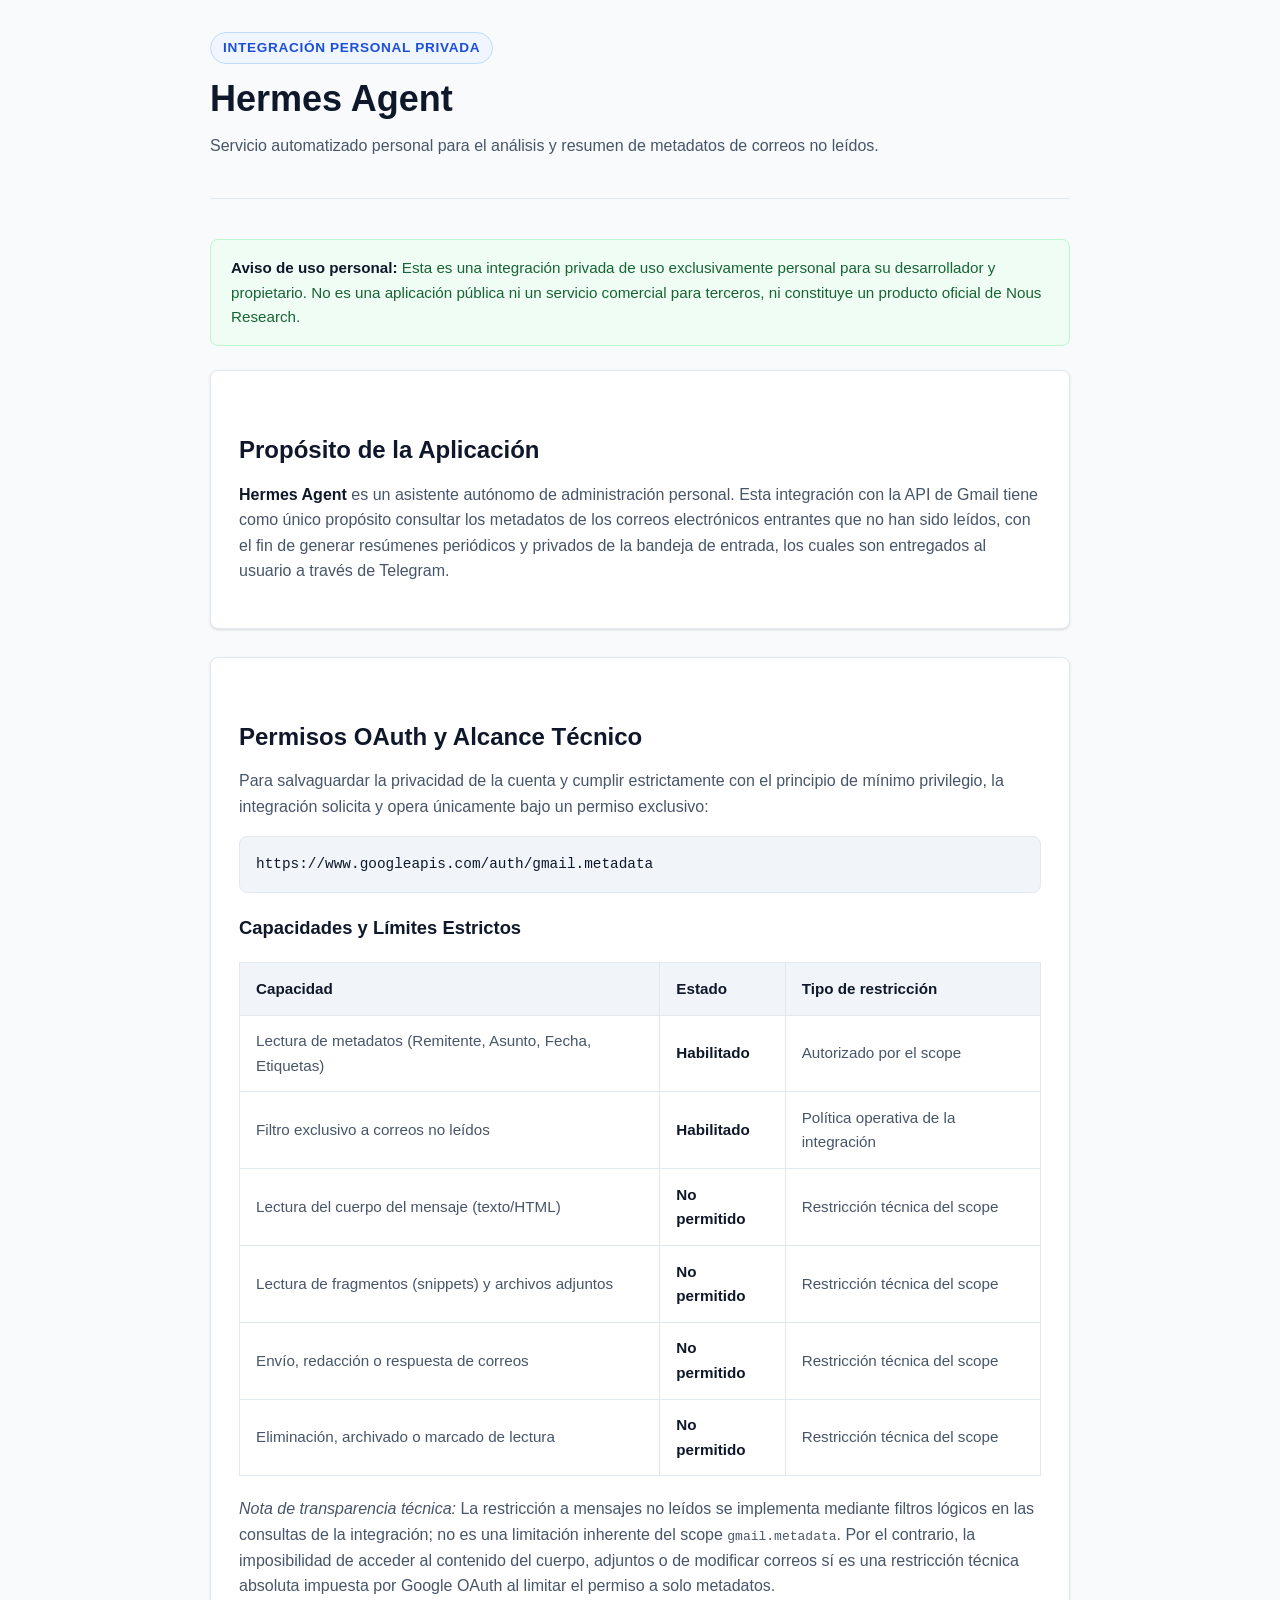
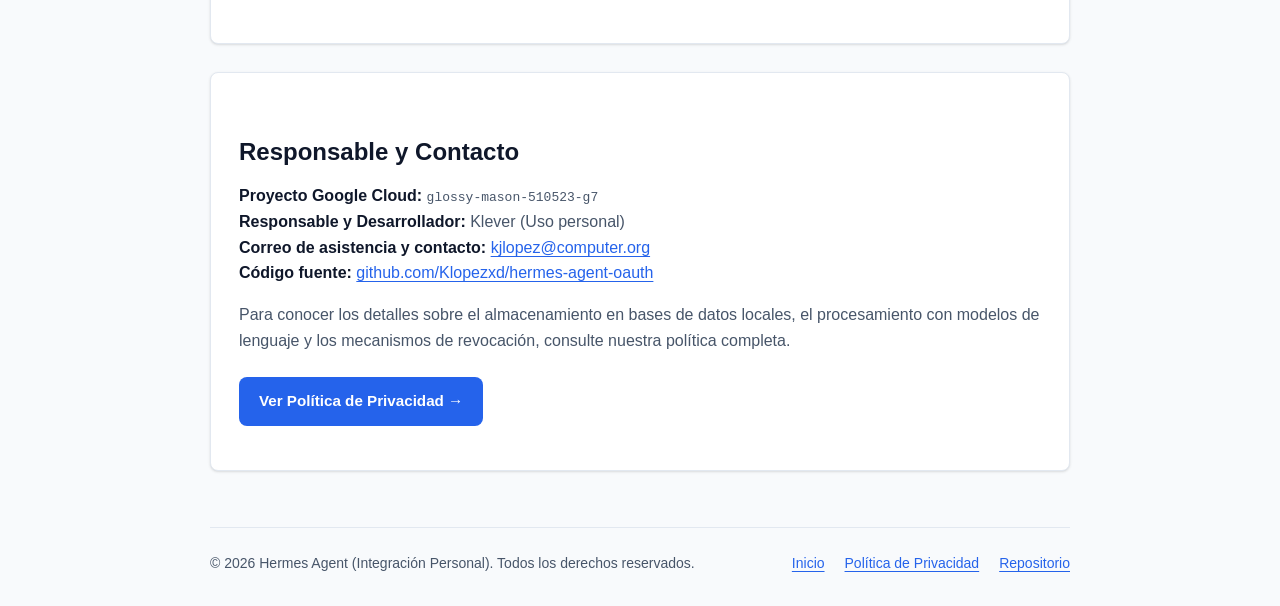
<file: index.html>
<!DOCTYPE html>
<html lang="es">
<head>
  <meta charset="UTF-8">
  <meta name="viewport" content="width=device-width, initial-scale=1.0">
  <title>Hermes Agent — Integración Personal de Gmail</title>
  <link rel="stylesheet" href="style.css">
</head>
<body>
  <div class="container">
    <header>
      <span class="brand-badge">Integración Personal Privada</span>
      <h1>Hermes Agent</h1>
      <p>Servicio automatizado personal para el análisis y resumen de metadatos de correos no leídos.</p>
    </header>

    <main>
      <div class="notice-box">
        <p><strong>Aviso de uso personal:</strong> Esta es una integración privada de uso exclusivamente personal para su desarrollador y propietario. No es una aplicación pública ni un servicio comercial para terceros, ni constituye un producto oficial de Nous Research.</p>
      </div>

      <section class="card">
        <h2>Propósito de la Aplicación</h2>
        <p>
          <strong>Hermes Agent</strong> es un asistente autónomo de administración personal. Esta integración con la API de Gmail tiene como único propósito consultar los metadatos de los correos electrónicos entrantes que no han sido leídos, con el fin de generar resúmenes periódicos y privados de la bandeja de entrada, los cuales son entregados al usuario a través de Telegram.
        </p>
      </section>

      <section class="card">
        <h2>Permisos OAuth y Alcance Técnico</h2>
        <p>
          Para salvaguardar la privacidad de la cuenta y cumplir estrictamente con el principio de mínimo privilegio, la integración solicita y opera únicamente bajo un permiso exclusivo:
        </p>
        <div class="scope-box">
          https://www.googleapis.com/auth/gmail.metadata
        </div>

        <h3>Capacidades y Límites Estrictos</h3>
        <div class="table-wrapper">
          <table>
            <thead>
              <tr>
                <th>Capacidad</th>
                <th>Estado</th>
                <th>Tipo de restricción</th>
              </tr>
            </thead>
            <tbody>
              <tr>
                <td>Lectura de metadatos (Remitente, Asunto, Fecha, Etiquetas)</td>
                <td><strong>Habilitado</strong></td>
                <td>Autorizado por el scope</td>
              </tr>
              <tr>
                <td>Filtro exclusivo a correos no leídos</td>
                <td><strong>Habilitado</strong></td>
                <td>Política operativa de la integración</td>
              </tr>
              <tr>
                <td>Lectura del cuerpo del mensaje (texto/HTML)</td>
                <td><strong>No permitido</strong></td>
                <td>Restricción técnica del scope</td>
              </tr>
              <tr>
                <td>Lectura de fragmentos (snippets) y archivos adjuntos</td>
                <td><strong>No permitido</strong></td>
                <td>Restricción técnica del scope</td>
              </tr>
              <tr>
                <td>Envío, redacción o respuesta de correos</td>
                <td><strong>No permitido</strong></td>
                <td>Restricción técnica del scope</td>
              </tr>
              <tr>
                <td>Eliminación, archivado o marcado de lectura</td>
                <td><strong>No permitido</strong></td>
                <td>Restricción técnica del scope</td>
              </tr>
            </tbody>
          </table>
        </div>
        <p>
          <em>Nota de transparencia técnica:</em> La restricción a mensajes no leídos se implementa mediante filtros lógicos en las consultas de la integración; no es una limitación inherente del scope <code>gmail.metadata</code>. Por el contrario, la imposibilidad de acceder al contenido del cuerpo, adjuntos o de modificar correos sí es una restricción técnica absoluta impuesta por Google OAuth al limitar el permiso a solo metadatos.
        </p>
      </section>

      <section class="card">
        <h2>Responsable y Contacto</h2>
        <p>
          <strong>Proyecto Google Cloud:</strong> <code>glossy-mason-510523-g7</code><br>
          <strong>Responsable y Desarrollador:</strong> Klever (Uso personal)<br>
          <strong>Correo de asistencia y contacto:</strong> <a href="mailto:kjlopez@computer.org">kjlopez@computer.org</a><br>
          <strong>Código fuente:</strong> <a href="https://github.com/Klopezxd/hermes-agent-oauth" target="_blank" rel="noopener noreferrer">github.com/Klopezxd/hermes-agent-oauth</a>
        </p>
        <p>
          Para conocer los detalles sobre el almacenamiento en bases de datos locales, el procesamiento con modelos de lenguaje y los mecanismos de revocación, consulte nuestra política completa.
        </p>
        <p style="margin-top: 1.5rem;">
          <a href="privacy.html" class="btn-nav">Ver Política de Privacidad &rarr;</a>
        </p>
      </section>
    </main>

    <footer>
      <div>&copy; 2026 Hermes Agent (Integración Personal). Todos los derechos reservados.</div>
      <div class="footer-links">
        <a href="index.html">Inicio</a>
        <a href="privacy.html">Política de Privacidad</a>
        <a href="https://github.com/Klopezxd/hermes-agent-oauth" target="_blank" rel="noopener noreferrer">Repositorio</a>
      </div>
    </footer>
  </div>
</body>
</html>
</file>
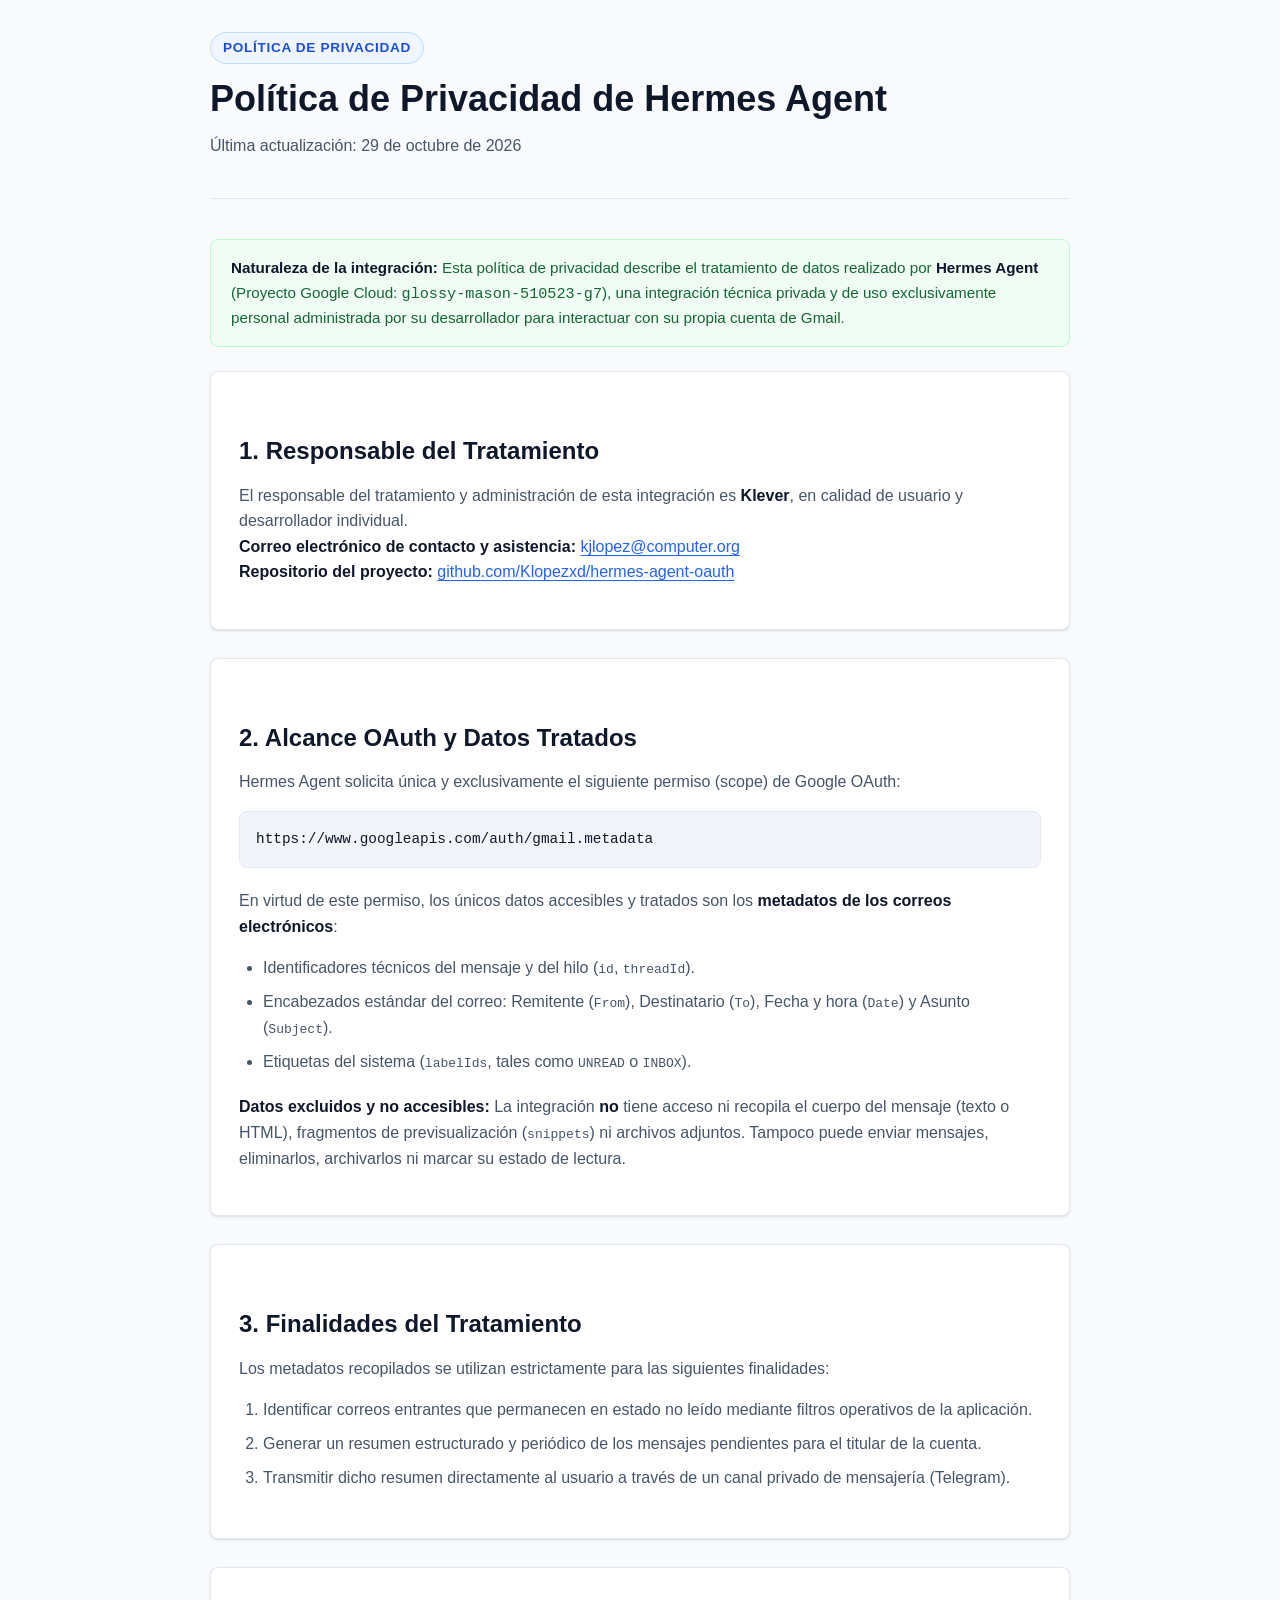
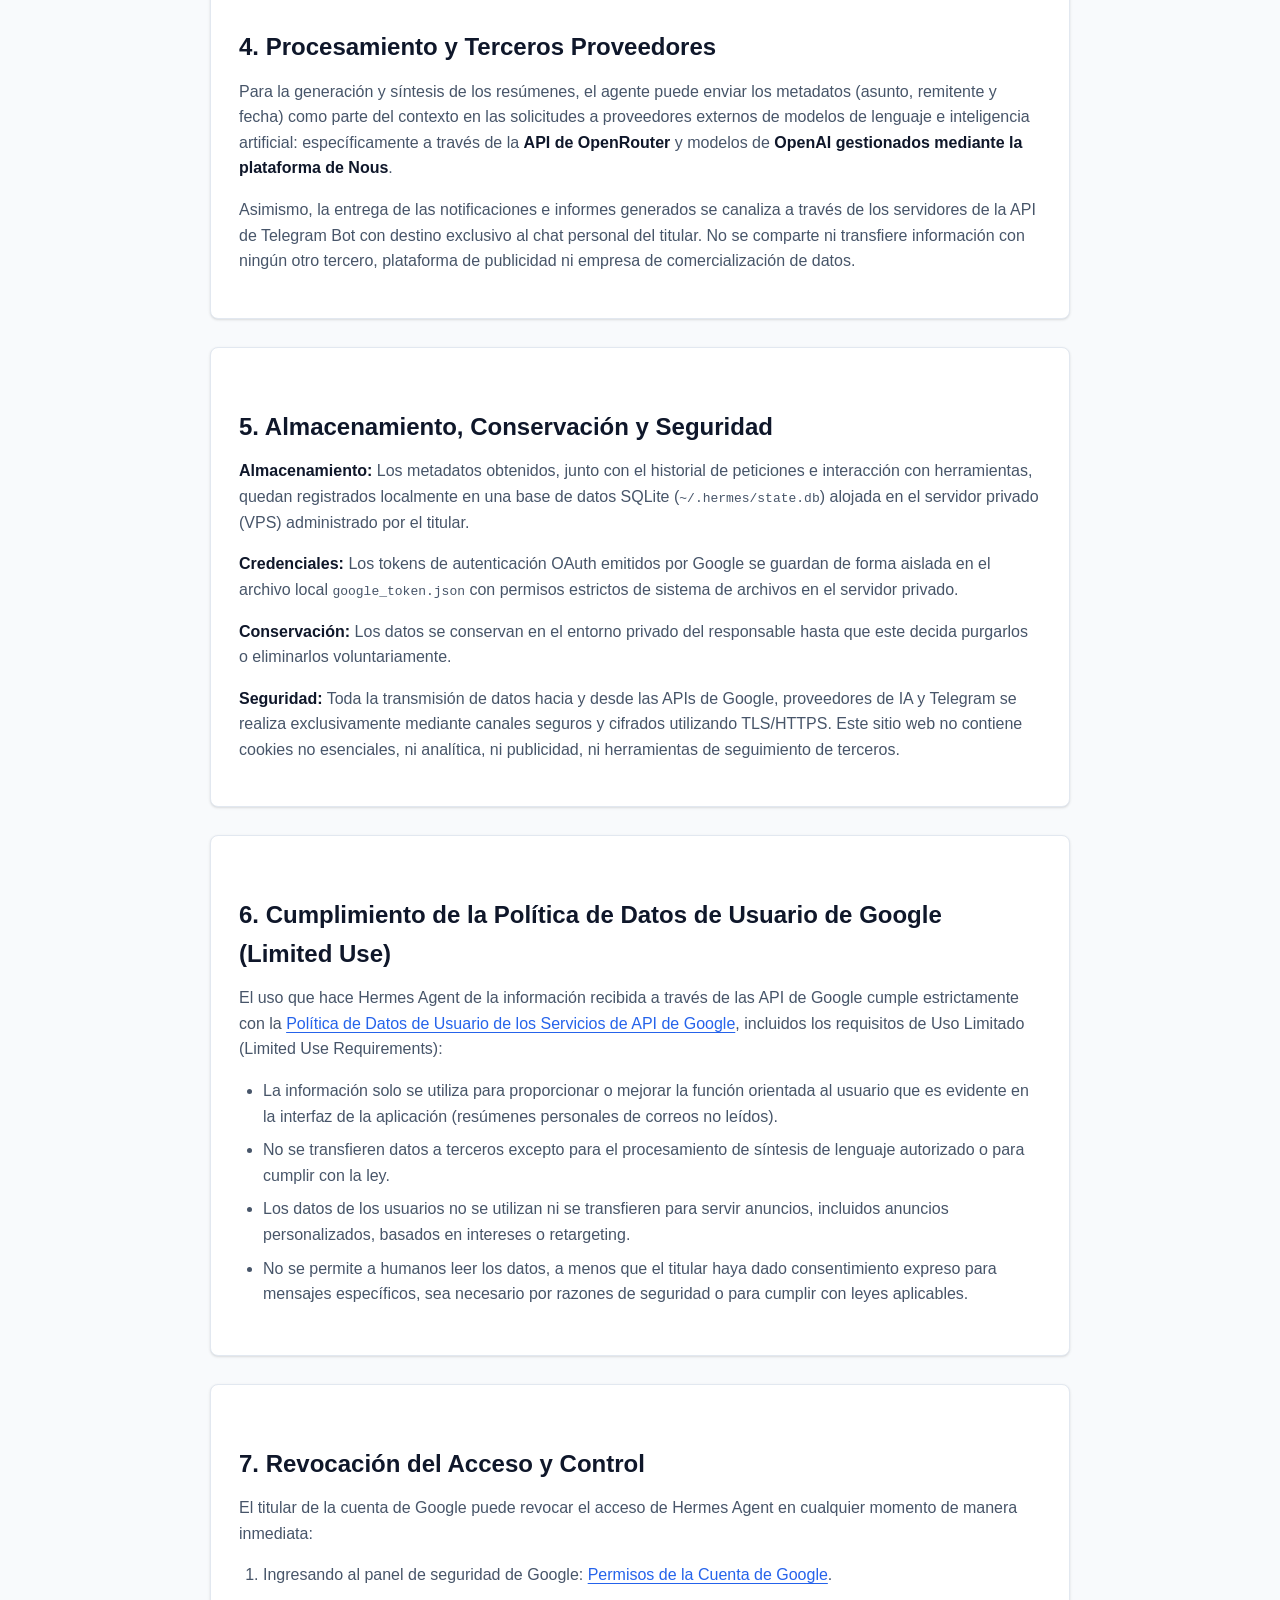
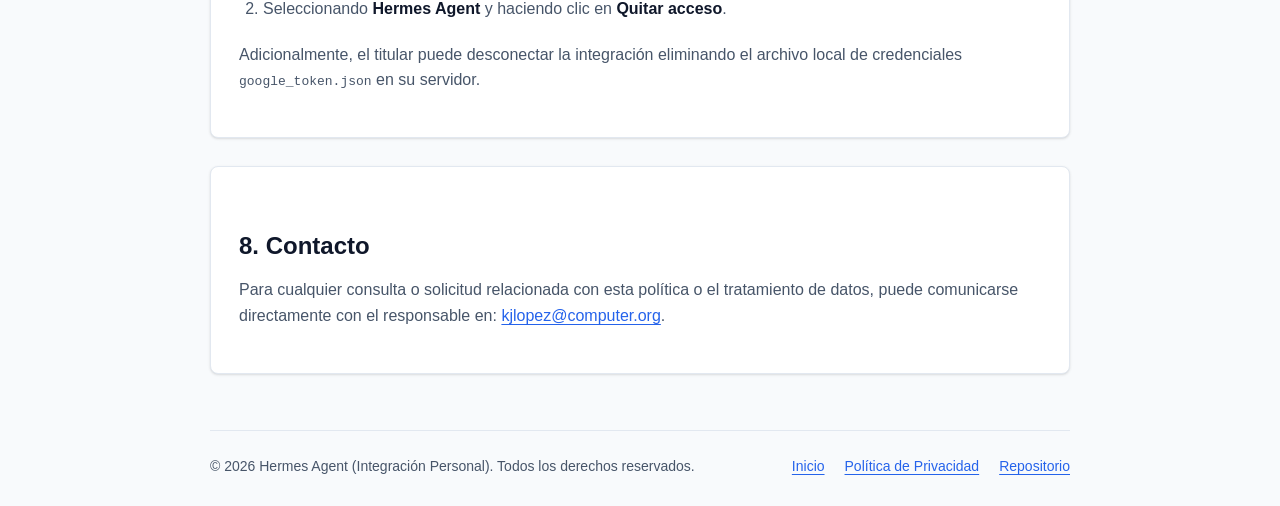
<file: privacy.html>
<!DOCTYPE html>
<html lang="es">
<head>
  <meta charset="UTF-8">
  <meta name="viewport" content="width=device-width, initial-scale=1.0">
  <title>Política de Privacidad — Hermes Agent</title>
  <link rel="stylesheet" href="style.css">
</head>
<body>
  <div class="container">
    <header>
      <span class="brand-badge">Política de Privacidad</span>
      <h1>Política de Privacidad de Hermes Agent</h1>
      <p>Última actualización: 29 de octubre de 2026</p>
    </header>

    <main>
      <div class="notice-box">
        <p><strong>Naturaleza de la integración:</strong> Esta política de privacidad describe el tratamiento de datos realizado por <strong>Hermes Agent</strong> (Proyecto Google Cloud: <code>glossy-mason-510523-g7</code>), una integración técnica privada y de uso exclusivamente personal administrada por su desarrollador para interactuar con su propia cuenta de Gmail.</p>
      </div>

      <section class="card">
        <h2>1. Responsable del Tratamiento</h2>
        <p>
          El responsable del tratamiento y administración de esta integración es <strong>Klever</strong>, en calidad de usuario y desarrollador individual.<br>
          <strong>Correo electrónico de contacto y asistencia:</strong> <a href="mailto:kjlopez@computer.org">kjlopez@computer.org</a><br>
          <strong>Repositorio del proyecto:</strong> <a href="https://github.com/Klopezxd/hermes-agent-oauth" target="_blank" rel="noopener noreferrer">github.com/Klopezxd/hermes-agent-oauth</a>
        </p>
      </section>

      <section class="card">
        <h2>2. Alcance OAuth y Datos Tratados</h2>
        <p>
          Hermes Agent solicita única y exclusivamente el siguiente permiso (scope) de Google OAuth:
        </p>
        <div class="scope-box">
          https://www.googleapis.com/auth/gmail.metadata
        </div>
        <p>
          En virtud de este permiso, los únicos datos accesibles y tratados son los <strong>metadatos de los correos electrónicos</strong>:
        </p>
        <ul>
          <li>Identificadores técnicos del mensaje y del hilo (<code>id</code>, <code>threadId</code>).</li>
          <li>Encabezados estándar del correo: Remitente (<code>From</code>), Destinatario (<code>To</code>), Fecha y hora (<code>Date</code>) y Asunto (<code>Subject</code>).</li>
          <li>Etiquetas del sistema (<code>labelIds</code>, tales como <code>UNREAD</code> o <code>INBOX</code>).</li>
        </ul>
        <p>
          <strong>Datos excluidos y no accesibles:</strong> La integración <strong>no</strong> tiene acceso ni recopila el cuerpo del mensaje (texto o HTML), fragmentos de previsualización (<code>snippets</code>) ni archivos adjuntos. Tampoco puede enviar mensajes, eliminarlos, archivarlos ni marcar su estado de lectura.
        </p>
      </section>

      <section class="card">
        <h2>3. Finalidades del Tratamiento</h2>
        <p>Los metadatos recopilados se utilizan estrictamente para las siguientes finalidades:</p>
        <ol>
          <li>Identificar correos entrantes que permanecen en estado no leído mediante filtros operativos de la aplicación.</li>
          <li>Generar un resumen estructurado y periódico de los mensajes pendientes para el titular de la cuenta.</li>
          <li>Transmitir dicho resumen directamente al usuario a través de un canal privado de mensajería (Telegram).</li>
        </ol>
      </section>

      <section class="card">
        <h2>4. Procesamiento y Terceros Proveedores</h2>
        <p>
          Para la generación y síntesis de los resúmenes, el agente puede enviar los metadatos (asunto, remitente y fecha) como parte del contexto en las solicitudes a proveedores externos de modelos de lenguaje e inteligencia artificial: específicamente a través de la <strong>API de OpenRouter</strong> y modelos de <strong>OpenAI gestionados mediante la plataforma de Nous</strong>.
        </p>
        <p>
          Asimismo, la entrega de las notificaciones e informes generados se canaliza a través de los servidores de la API de Telegram Bot con destino exclusivo al chat personal del titular. No se comparte ni transfiere información con ningún otro tercero, plataforma de publicidad ni empresa de comercialización de datos.
        </p>
      </section>

      <section class="card">
        <h2>5. Almacenamiento, Conservación y Seguridad</h2>
        <p>
          <strong>Almacenamiento:</strong> Los metadatos obtenidos, junto con el historial de peticiones e interacción con herramientas, quedan registrados localmente en una base de datos SQLite (<code>~/.hermes/state.db</code>) alojada en el servidor privado (VPS) administrado por el titular.
        </p>
        <p>
          <strong>Credenciales:</strong> Los tokens de autenticación OAuth emitidos por Google se guardan de forma aislada en el archivo local <code>google_token.json</code> con permisos estrictos de sistema de archivos en el servidor privado.
        </p>
        <p>
          <strong>Conservación:</strong> Los datos se conservan en el entorno privado del responsable hasta que este decida purgarlos o eliminarlos voluntariamente.
        </p>
        <p>
          <strong>Seguridad:</strong> Toda la transmisión de datos hacia y desde las APIs de Google, proveedores de IA y Telegram se realiza exclusivamente mediante canales seguros y cifrados utilizando TLS/HTTPS. Este sitio web no contiene cookies no esenciales, ni analítica, ni publicidad, ni herramientas de seguimiento de terceros.
        </p>
      </section>

      <section class="card">
        <h2>6. Cumplimiento de la Política de Datos de Usuario de Google (Limited Use)</h2>
        <p>
          El uso que hace Hermes Agent de la información recibida a través de las API de Google cumple estrictamente con la <a href="https://developers.google.com/terms/api-services-user-data-policy" target="_blank" rel="noopener noreferrer">Política de Datos de Usuario de los Servicios de API de Google</a>, incluidos los requisitos de Uso Limitado (Limited Use Requirements):
        </p>
        <ul>
          <li>La información solo se utiliza para proporcionar o mejorar la función orientada al usuario que es evidente en la interfaz de la aplicación (resúmenes personales de correos no leídos).</li>
          <li>No se transfieren datos a terceros excepto para el procesamiento de síntesis de lenguaje autorizado o para cumplir con la ley.</li>
          <li>Los datos de los usuarios no se utilizan ni se transfieren para servir anuncios, incluidos anuncios personalizados, basados en intereses o retargeting.</li>
          <li>No se permite a humanos leer los datos, a menos que el titular haya dado consentimiento expreso para mensajes específicos, sea necesario por razones de seguridad o para cumplir con leyes aplicables.</li>
        </ul>
      </section>

      <section class="card">
        <h2>7. Revocación del Acceso y Control</h2>
        <p>
          El titular de la cuenta de Google puede revocar el acceso de Hermes Agent en cualquier momento de manera inmediata:
        </p>
        <ol>
          <li>Ingresando al panel de seguridad de Google: <a href="https://myaccount.google.com/permissions" target="_blank" rel="noopener noreferrer">Permisos de la Cuenta de Google</a>.</li>
          <li>Seleccionando <strong>Hermes Agent</strong> y haciendo clic en <strong>Quitar acceso</strong>.</li>
        </ol>
        <p>
          Adicionalmente, el titular puede desconectar la integración eliminando el archivo local de credenciales <code>google_token.json</code> en su servidor.
        </p>
      </section>

      <section class="card">
        <h2>8. Contacto</h2>
        <p>
          Para cualquier consulta o solicitud relacionada con esta política o el tratamiento de datos, puede comunicarse directamente con el responsable en: <a href="mailto:kjlopez@computer.org">kjlopez@computer.org</a>.
        </p>
      </section>
    </main>

    <footer>
      <div>&copy; 2026 Hermes Agent (Integración Personal). Todos los derechos reservados.</div>
      <div class="footer-links">
        <a href="index.html">Inicio</a>
        <a href="privacy.html">Política de Privacidad</a>
        <a href="https://github.com/Klopezxd/hermes-agent-oauth" target="_blank" rel="noopener noreferrer">Repositorio</a>
      </div>
    </footer>
  </div>
</body>
</html>
</file>
<file: style.css>
:root {
  --bg-color: #f8fafc;
  --surface-color: #ffffff;
  --text-main: #0f172a;
  --text-muted: #475569;
  --border-color: #e2e8f0;
  --primary: #2563eb;
  --primary-hover: #1d4ed8;
  --badge-bg: #eff6ff;
  --badge-text: #1d4ed8;
  --badge-border: #bfdbfe;
  --alert-bg: #f0fdf4;
  --alert-border: #bbf7d0;
  --alert-text: #166534;
  --danger-bg: #fef2f2;
  --danger-border: #fecaca;
  --danger-text: #991b1b;
  --code-bg: #f1f5f9;
  --radius: 8px;
  --shadow: 0 1px 3px 0 rgb(0 0 0 / 0.1), 0 1px 2px -1px rgb(0 0 0 / 0.1);
  --shadow-md: 0 4px 6px -1px rgb(0 0 0 / 0.1), 0 2px 4px -2px rgb(0 0 0 / 0.1);
}

@media (prefers-color-scheme: dark) {
  :root {
    --bg-color: #0b0f19;
    --surface-color: #131b2e;
    --text-main: #f8fafc;
    --text-muted: #94a3b8;
    --border-color: #1e293b;
    --primary: #3b82f6;
    --primary-hover: #60a5fa;
    --badge-bg: #172554;
    --badge-text: #93c5fd;
    --badge-border: #1e3a8a;
    --alert-bg: #052e16;
    --alert-border: #14532d;
    --alert-text: #86efac;
    --danger-bg: #450a0a;
    --danger-border: #7f1d1d;
    --danger-text: #fca5a5;
    --code-bg: #1e293b;
    --shadow: 0 1px 3px 0 rgb(0 0 0 / 0.4);
    --shadow-md: 0 4px 6px -1px rgb(0 0 0 / 0.4);
  }
}

*, *::before, *::after {
  box-sizing: border-box;
  margin: 0;
  padding: 0;
}

body {
  font-family: -apple-system, BlinkMacSystemFont, "Segoe UI", Roboto, Oxygen, Ubuntu, Cantarell, "Fira Sans", "Droid Sans", "Helvetica Neue", sans-serif;
  background-color: var(--bg-color);
  color: var(--text-main);
  line-height: 1.6;
  -webkit-font-smoothing: antialiased;
  padding: 2rem 1rem;
}

.container {
  max-width: 860px;
  margin: 0 auto;
}

header {
  margin-bottom: 2.5rem;
  padding-bottom: 1.5rem;
  border-bottom: 1px solid var(--border-color);
}

.brand-badge {
  display: inline-block;
  font-size: 0.85rem;
  font-weight: 600;
  background: var(--badge-bg);
  color: var(--badge-text);
  border: 1px solid var(--badge-border);
  padding: 0.25rem 0.75rem;
  border-radius: 9999px;
  margin-bottom: 0.75rem;
  text-transform: uppercase;
  letter-spacing: 0.05em;
}

h1 {
  font-size: 2.25rem;
  font-weight: 700;
  line-height: 1.25;
  margin-bottom: 0.75rem;
}

h2 {
  font-size: 1.5rem;
  font-weight: 600;
  margin-top: 2rem;
  margin-bottom: 0.75rem;
  color: var(--text-main);
}

h3 {
  font-size: 1.15rem;
  font-weight: 600;
  margin-top: 1.25rem;
  margin-bottom: 0.5rem;
}

p {
  margin-bottom: 1rem;
  color: var(--text-muted);
}

strong {
  color: var(--text-main);
}

a {
  color: var(--primary);
  text-decoration: underline;
  text-underline-offset: 3px;
  transition: color 0.15s ease;
}

a:hover {
  color: var(--primary-hover);
}

.card {
  background: var(--surface-color);
  border: 1px solid var(--border-color);
  border-radius: var(--radius);
  padding: 1.75rem;
  margin-bottom: 1.75rem;
  box-shadow: var(--shadow);
}

.notice-box {
  background: var(--alert-bg);
  border: 1px solid var(--alert-border);
  color: var(--alert-text);
  border-radius: var(--radius);
  padding: 1rem 1.25rem;
  margin-bottom: 1.5rem;
  font-size: 0.95rem;
}

.notice-box p {
  color: inherit;
  margin-bottom: 0;
}

.scope-box {
  background: var(--code-bg);
  border: 1px solid var(--border-color);
  border-radius: var(--radius);
  padding: 1rem;
  font-family: ui-monospace, SFMono-Regular, Menlo, Monaco, Consolas, monospace;
  font-size: 0.9rem;
  word-break: break-all;
  margin: 0.75rem 0 1.25rem 0;
}

.table-wrapper {
  overflow-x: auto;
  margin: 1.25rem 0;
}

table {
  width: 100%;
  border-collapse: collapse;
  text-align: left;
  font-size: 0.95rem;
}

th, td {
  padding: 0.85rem 1rem;
  border: 1px solid var(--border-color);
}

th {
  background: var(--code-bg);
  font-weight: 600;
  color: var(--text-main);
}

td {
  color: var(--text-muted);
}

ul, ol {
  margin-left: 1.5rem;
  margin-bottom: 1.25rem;
  color: var(--text-muted);
}

li {
  margin-bottom: 0.5rem;
}

.btn-nav {
  display: inline-flex;
  align-items: center;
  gap: 0.5rem;
  background: var(--primary);
  color: #ffffff;
  padding: 0.75rem 1.25rem;
  border-radius: var(--radius);
  text-decoration: none;
  font-weight: 600;
  font-size: 0.95rem;
  transition: background-color 0.15s ease;
}

.btn-nav:hover {
  background: var(--primary-hover);
  color: #ffffff;
}

footer {
  margin-top: 3.5rem;
  padding-top: 1.5rem;
  border-top: 1px solid var(--border-color);
  font-size: 0.875rem;
  color: var(--text-muted);
  display: flex;
  justify-content: space-between;
  align-items: center;
  flex-wrap: wrap;
  gap: 1rem;
}

.footer-links {
  display: flex;
  gap: 1.25rem;
}
</file>
